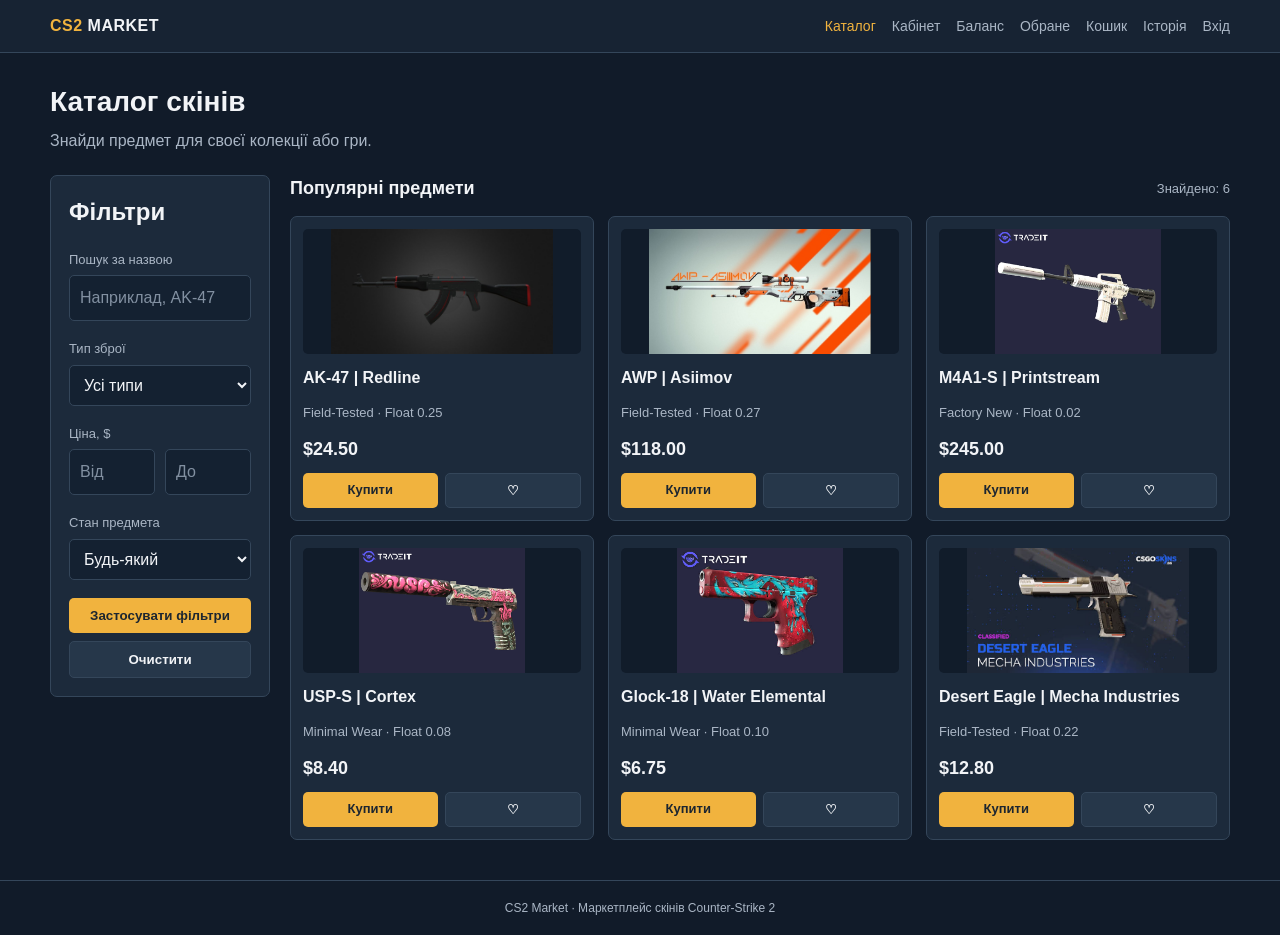
<file: index.html>
<!DOCTYPE html>
<html lang="uk">
<head>
    <meta charset="UTF-8">
    <meta name="viewport" content="width=device-width, initial-scale=1.0">
    <title>Каталог — CS2 Market</title>
    <link rel="stylesheet" href="styles.css">
    <script src="script.js" defer></script>
</head>
<body>
<header class="site-header">
    <div class="header-inner">
        <a class="logo" href="index.html" class="active"><span>CS2</span> MARKET</a>
        <button class="menu-toggle" type="button" aria-expanded="false" aria-controls="main-navigation">☰ Меню</button>
        <nav id="main-navigation" class="nav" aria-label="Головна навігація">
            <a href="index.html" class="active">Каталог</a>
            <a href="cabinet.html">Кабінет</a>
            <a href="balance.html">Баланс</a>
            <a href="wishlist.html">Обране</a>
            <a href="cart.html">Кошик</a>
            <a href="history.html">Історія</a>
            <a href="login.html">Вхід</a>
        </nav>
    </div>
</header>
<main>
<h1 class="page-title">Каталог скінів</h1>
<p class="page-description">Знайди предмет для своєї колекції або гри.</p>
<div class="layout">
    <aside class="panel">
        <h2>Фільтри</h2>
        <form id="catalog-filter">
            <div class="filter-group">
                <label for="search">Пошук за назвою</label>
                <input id="search" type="search" placeholder="Наприклад, AK-47">
            </div>
            <div class="filter-group">
                <label for="weapon">Тип зброї</label>
                <select id="weapon"><option value="all">Усі типи</option><option value="rifle">Гвинтівки</option><option value="sniper">Снайперські гвинтівки</option><option value="pistol">Пістолети</option></select>
            </div>
            <div class="filter-group">
                <label>Ціна, $</label>
                <div class="form-row"><input id="min-price" type="number" min="0" placeholder="Від" aria-label="Мінімальна ціна"><input id="max-price" type="number" min="0" placeholder="До" aria-label="Максимальна ціна"></div>
            </div>
            <div class="filter-group">
                <label for="quality">Стан предмета</label>
                <select id="quality"><option value="all">Будь-який</option><option value="Factory New">Factory New</option><option value="Minimal Wear">Minimal Wear</option><option value="Field-Tested">Field-Tested</option></select>
            </div>
            <button class="button full-width" type="submit">Застосувати фільтри</button>
            <button class="button button-secondary full-width" type="reset" style="margin-top:8px">Очистити</button>
        </form>
    </aside>
    <section>
        <div class="toolbar"><h2>Популярні предмети</h2><span class="muted" id="products-count">6 товарів</span></div>
        <div class="product-grid" id="catalog-products">
            <article class="card" data-name="AK-47 | Redline" data-weapon="rifle" data-price="24.50" data-quality="Field-Tested">
    <a class="product-image" href="product.html" aria-label="Переглянути AK-47 | Redline"><img src="assets/ak47-redline.jpeg" alt="Зображення AK-47 | Redline"></a>
    <h3 class="product-name"><a href="product.html">AK-47 | Redline</a></h3>
    <p class="muted">Field-Tested · Float 0.25</p>
    <span class="price">$24.50</span>
    <div class="card-actions">
        <a class="button button-small" href="cart.html">Купити</a>
        <a class="button button-secondary button-small" href="wishlist.html">♡</a>
    </div>
</article>
<article class="card" data-name="AWP | Asiimov" data-weapon="sniper" data-price="118.00" data-quality="Field-Tested">
    <a class="product-image" href="product.html" aria-label="Переглянути AWP | Asiimov"><img src="assets/awp-asiimov.jpg" alt="Зображення AWP | Asiimov"></a>
    <h3 class="product-name"><a href="product.html">AWP | Asiimov</a></h3>
    <p class="muted">Field-Tested · Float 0.27</p>
    <span class="price">$118.00</span>
    <div class="card-actions">
        <a class="button button-small" href="cart.html">Купити</a>
        <a class="button button-secondary button-small" href="wishlist.html">♡</a>
    </div>
</article>
<article class="card" data-name="M4A1-S | Printstream" data-weapon="rifle" data-price="245.00" data-quality="Factory New">
    <a class="product-image" href="product.html" aria-label="Переглянути M4A1-S | Printstream"><img src="assets/m4-printstream.webp" alt="Зображення M4A1-S | Printstream"></a>
    <h3 class="product-name"><a href="product.html">M4A1-S | Printstream</a></h3>
    <p class="muted">Factory New · Float 0.02</p>
    <span class="price">$245.00</span>
    <div class="card-actions">
        <a class="button button-small" href="cart.html">Купити</a>
        <a class="button button-secondary button-small" href="wishlist.html">♡</a>
    </div>
</article>
<article class="card" data-name="USP-S | Cortex" data-weapon="pistol" data-price="8.40" data-quality="Minimal Wear">
    <a class="product-image" href="product.html" aria-label="Переглянути USP-S | Cortex"><img src="assets/usp-cortex.webp" alt="Зображення USP-S | Cortex"></a>
    <h3 class="product-name"><a href="product.html">USP-S | Cortex</a></h3>
    <p class="muted">Minimal Wear · Float 0.08</p>
    <span class="price">$8.40</span>
    <div class="card-actions">
        <a class="button button-small" href="cart.html">Купити</a>
        <a class="button button-secondary button-small" href="wishlist.html">♡</a>
    </div>
</article>
<article class="card" data-name="Glock-18 | Water Elemental" data-weapon="pistol" data-price="6.75" data-quality="Minimal Wear">
    <a class="product-image" href="product.html" aria-label="Переглянути Glock-18 | Water Elemental"><img src="assets/glock-water.jpg" alt="Зображення Glock-18 | Water Elemental"></a>
    <h3 class="product-name"><a href="product.html">Glock-18 | Water Elemental</a></h3>
    <p class="muted">Minimal Wear · Float 0.10</p>
    <span class="price">$6.75</span>
    <div class="card-actions">
        <a class="button button-small" href="cart.html">Купити</a>
        <a class="button button-secondary button-small" href="wishlist.html">♡</a>
    </div>
</article>
<article class="card" data-name="Desert Eagle | Mecha Industries" data-weapon="pistol" data-price="12.80" data-quality="Field-Tested">
    <a class="product-image" href="product.html" aria-label="Переглянути Desert Eagle | Mecha Industries"><img src="assets/deagle-mecha.jpg" alt="Зображення Desert Eagle | Mecha Industries"></a>
    <h3 class="product-name"><a href="product.html">Desert Eagle | Mecha Industries</a></h3>
    <p class="muted">Field-Tested · Float 0.22</p>
    <span class="price">$12.80</span>
    <div class="card-actions">
        <a class="button button-small" href="cart.html">Купити</a>
        <a class="button button-secondary button-small" href="wishlist.html">♡</a>
    </div>
</article>
        </div>
    </section>
</div>
</main>
<footer class="site-footer">CS2 Market · Маркетплейс скінів Counter-Strike 2</footer>
</body>
</html>
</file>
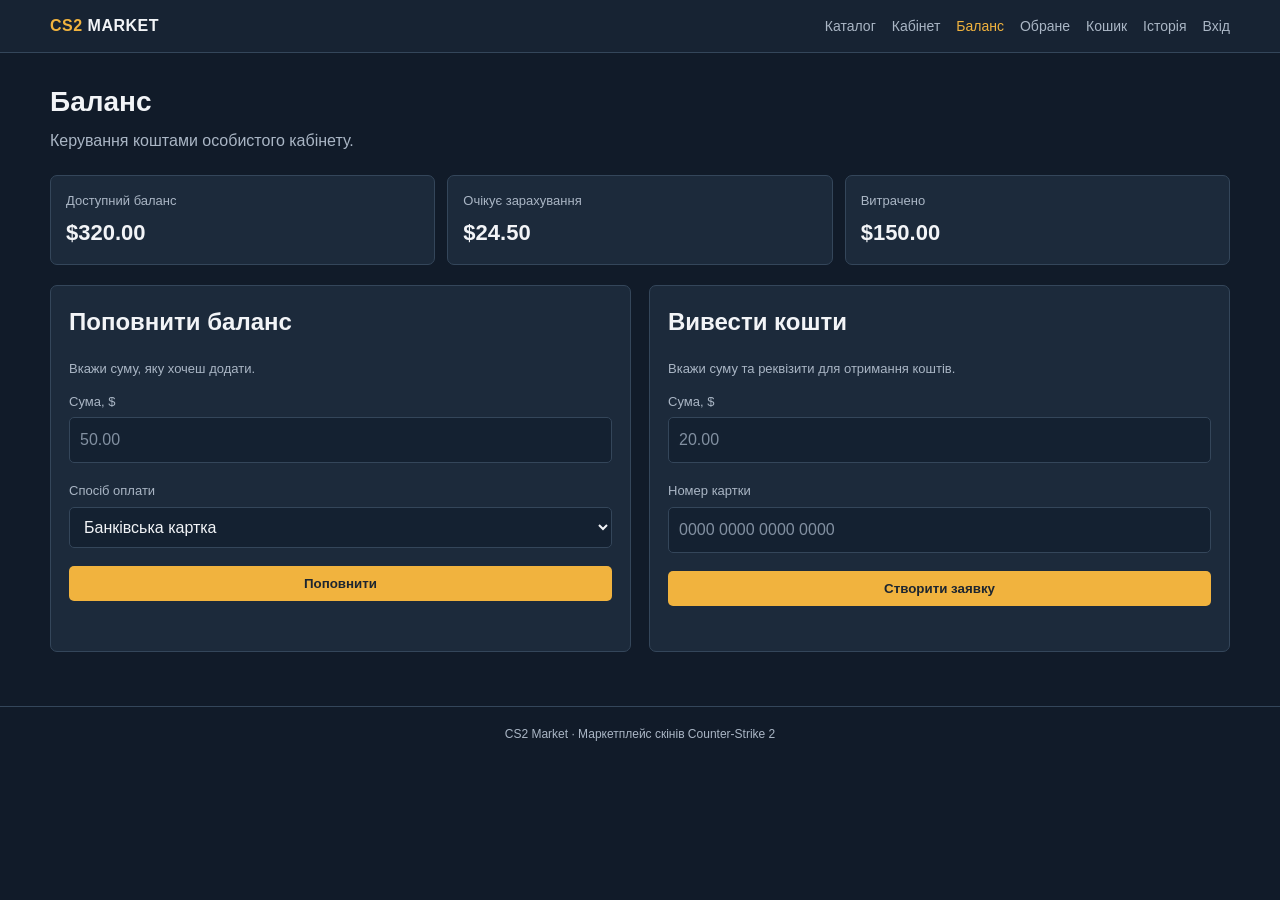
<file: balance.html>
<!DOCTYPE html>
<html lang="uk">
<head>
    <meta charset="UTF-8">
    <meta name="viewport" content="width=device-width, initial-scale=1.0">
    <title>Баланс — CS2 Market</title>
    <link rel="stylesheet" href="styles.css">
    <script src="script.js" defer></script>
</head>
<body>
<header class="site-header">
    <div class="header-inner">
        <a class="logo" href="index.html"><span>CS2</span> MARKET</a>
        <button class="menu-toggle" type="button" aria-expanded="false" aria-controls="main-navigation">☰ Меню</button>
        <nav id="main-navigation" class="nav" aria-label="Головна навігація">
            <a href="index.html">Каталог</a>
            <a href="cabinet.html">Кабінет</a>
            <a href="balance.html" class="active">Баланс</a>
            <a href="wishlist.html">Обране</a>
            <a href="cart.html">Кошик</a>
            <a href="history.html">Історія</a>
            <a href="login.html">Вхід</a>
        </nav>
    </div>
</header>
<main>
<h1 class="page-title">Баланс</h1>
<p class="page-description">Керування коштами особистого кабінету.</p>
<div class="stats">
    <div class="stat"><p>Доступний баланс</p><strong>$320.00</strong></div>
    <div class="stat"><p>Очікує зарахування</p><strong>$24.50</strong></div>
    <div class="stat"><p>Витрачено</p><strong>$150.00</strong></div>
</div>
<div class="two-columns">
    <section class="panel">
        <h2>Поповнити баланс</h2>
        <p class="muted">Вкажи суму, яку хочеш додати.</p>
        <form id="deposit-form" novalidate>
            <div class="filter-group"><label for="deposit">Сума, $</label><input id="deposit" type="number" min="1" max="1000" step="0.01" placeholder="50.00"></div>
            <div class="filter-group"><label for="method">Спосіб оплати</label><select id="method"><option>Банківська картка</option><option>Інший спосіб</option></select></div>
            <button class="button full-width" type="submit">Поповнити</button>
            <p id="deposit-message" class="form-message" aria-live="polite"></p>
        </form>
    </section>
    <section class="panel">
        <h2>Вивести кошти</h2>
        <p class="muted">Вкажи суму та реквізити для отримання коштів.</p>
        <form>
            <div class="filter-group"><label for="withdraw">Сума, $</label><input id="withdraw" type="number" placeholder="20.00"></div>
            <div class="filter-group"><label for="card-number">Номер картки</label><input id="card-number" type="text" placeholder="0000 0000 0000 0000"></div>
            <button class="button full-width" type="button">Створити заявку</button>
        </form>
    </section>
</div>
</main>
<footer class="site-footer">CS2 Market · Маркетплейс скінів Counter-Strike 2</footer>
</body>
</html>
</file>
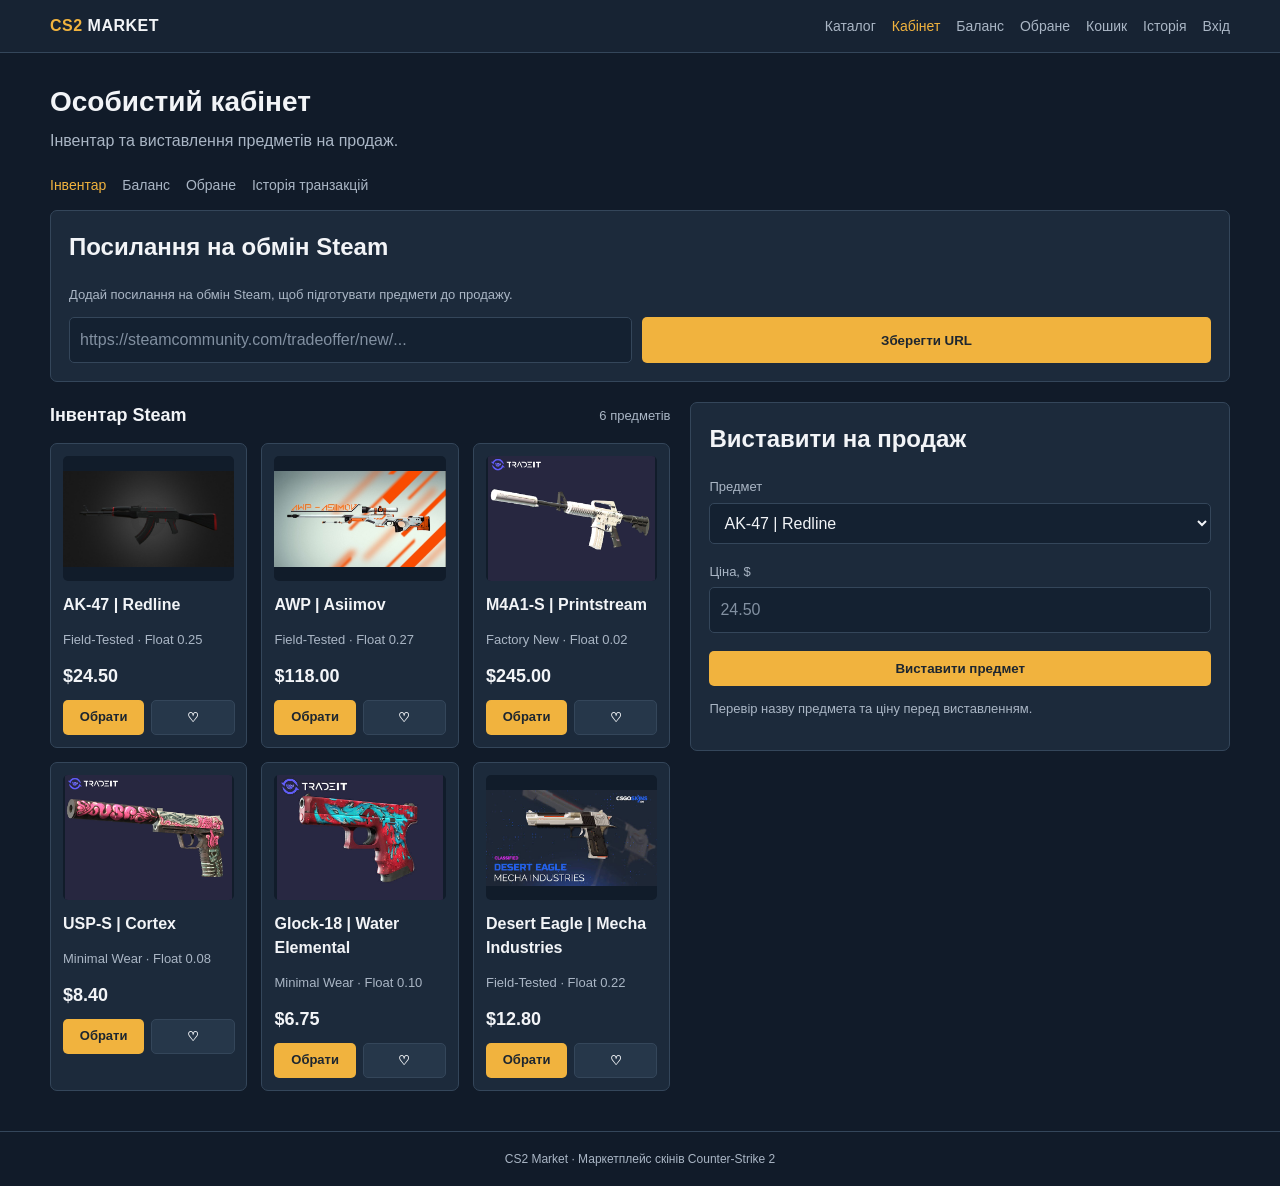
<file: cabinet.html>
<!DOCTYPE html>
<html lang="uk">
<head>
    <meta charset="UTF-8">
    <meta name="viewport" content="width=device-width, initial-scale=1.0">
    <title>Особистий кабінет — CS2 Market</title>
    <link rel="stylesheet" href="styles.css">
    <script src="script.js" defer></script>
</head>
<body>
<header class="site-header">
    <div class="header-inner">
        <a class="logo" href="index.html"><span>CS2</span> MARKET</a>
        <button class="menu-toggle" type="button" aria-expanded="false" aria-controls="main-navigation">☰ Меню</button>
        <nav id="main-navigation" class="nav" aria-label="Головна навігація">
            <a href="index.html">Каталог</a>
            <a href="cabinet.html" class="active">Кабінет</a>
            <a href="balance.html">Баланс</a>
            <a href="wishlist.html">Обране</a>
            <a href="cart.html">Кошик</a>
            <a href="history.html">Історія</a>
            <a href="login.html">Вхід</a>
        </nav>
    </div>
</header>
<main>
<h1 class="page-title">Особистий кабінет</h1>
<p class="page-description">Інвентар та виставлення предметів на продаж.</p>
<div class="toolbar">
    <nav class="nav" aria-label="Розділи особистого кабінету">
        <a class="active" href="cabinet.html">Інвентар</a><a href="balance.html">Баланс</a><a href="wishlist.html">Обране</a><a href="history.html">Історія транзакцій</a>
    </nav>
</div>
<section class="panel" style="margin-bottom:20px">
    <h2>Посилання на обмін Steam</h2>
    <p class="muted">Додай посилання на обмін Steam, щоб підготувати предмети до продажу.</p>
    <div class="form-row"><input type="url" placeholder="https://steamcommunity.com/tradeoffer/new/..." aria-label="Trade URL"><button type="button" class="button">Зберегти URL</button></div>
</section>
<div class="layout cabinet-layout">
    <section>
        <div class="toolbar"><h2>Інвентар Steam</h2><span class="muted">6 предметів</span></div>
        <div class="product-grid"><article class="card">
    <a class="product-image" href="product.html" aria-label="Переглянути AK-47 | Redline"><img src="assets/ak47-redline.jpeg" alt="Зображення AK-47 | Redline"></a>
    <h3 class="product-name"><a href="product.html">AK-47 | Redline</a></h3>
    <p class="muted">Field-Tested · Float 0.25</p>
    <span class="price">$24.50</span>
    <div class="card-actions">
        <a class="button button-small" href="product.html">Обрати</a>
        <a class="button button-secondary button-small" href="wishlist.html">♡</a>
    </div>
</article>
<article class="card">
    <a class="product-image" href="product.html" aria-label="Переглянути AWP | Asiimov"><img src="assets/awp-asiimov.jpg" alt="Зображення AWP | Asiimov"></a>
    <h3 class="product-name"><a href="product.html">AWP | Asiimov</a></h3>
    <p class="muted">Field-Tested · Float 0.27</p>
    <span class="price">$118.00</span>
    <div class="card-actions">
        <a class="button button-small" href="product.html">Обрати</a>
        <a class="button button-secondary button-small" href="wishlist.html">♡</a>
    </div>
</article>
<article class="card">
    <a class="product-image" href="product.html" aria-label="Переглянути M4A1-S | Printstream"><img src="assets/m4-printstream.webp" alt="Зображення M4A1-S | Printstream"></a>
    <h3 class="product-name"><a href="product.html">M4A1-S | Printstream</a></h3>
    <p class="muted">Factory New · Float 0.02</p>
    <span class="price">$245.00</span>
    <div class="card-actions">
        <a class="button button-small" href="product.html">Обрати</a>
        <a class="button button-secondary button-small" href="wishlist.html">♡</a>
    </div>
</article>
<article class="card">
    <a class="product-image" href="product.html" aria-label="Переглянути USP-S | Cortex"><img src="assets/usp-cortex.webp" alt="Зображення USP-S | Cortex"></a>
    <h3 class="product-name"><a href="product.html">USP-S | Cortex</a></h3>
    <p class="muted">Minimal Wear · Float 0.08</p>
    <span class="price">$8.40</span>
    <div class="card-actions">
        <a class="button button-small" href="product.html">Обрати</a>
        <a class="button button-secondary button-small" href="wishlist.html">♡</a>
    </div>
</article>
<article class="card">
    <a class="product-image" href="product.html" aria-label="Переглянути Glock-18 | Water Elemental"><img src="assets/glock-water.jpg" alt="Зображення Glock-18 | Water Elemental"></a>
    <h3 class="product-name"><a href="product.html">Glock-18 | Water Elemental</a></h3>
    <p class="muted">Minimal Wear · Float 0.10</p>
    <span class="price">$6.75</span>
    <div class="card-actions">
        <a class="button button-small" href="product.html">Обрати</a>
        <a class="button button-secondary button-small" href="wishlist.html">♡</a>
    </div>
</article>
<article class="card">
    <a class="product-image" href="product.html" aria-label="Переглянути Desert Eagle | Mecha Industries"><img src="assets/deagle-mecha.jpg" alt="Зображення Desert Eagle | Mecha Industries"></a>
    <h3 class="product-name"><a href="product.html">Desert Eagle | Mecha Industries</a></h3>
    <p class="muted">Field-Tested · Float 0.22</p>
    <span class="price">$12.80</span>
    <div class="card-actions">
        <a class="button button-small" href="product.html">Обрати</a>
        <a class="button button-secondary button-small" href="wishlist.html">♡</a>
    </div>
</article></div>
    </section>
    <aside class="panel">
        <h2>Виставити на продаж</h2>
        <div class="filter-group"><label for="item">Предмет</label><select id="item"><option>AK-47 | Redline</option><option>AWP | Asiimov</option><option>USP-S | Cortex</option></select></div>
        <div class="filter-group"><label for="sell-price">Ціна, $</label><input id="sell-price" type="number" placeholder="24.50"></div>
        <button type="button" class="button full-width">Виставити предмет</button>
        <p class="muted">Перевір назву предмета та ціну перед виставленням.</p>
    </aside>
</div>
</main>
<footer class="site-footer">CS2 Market · Маркетплейс скінів Counter-Strike 2</footer>
</body>
</html>
</file>
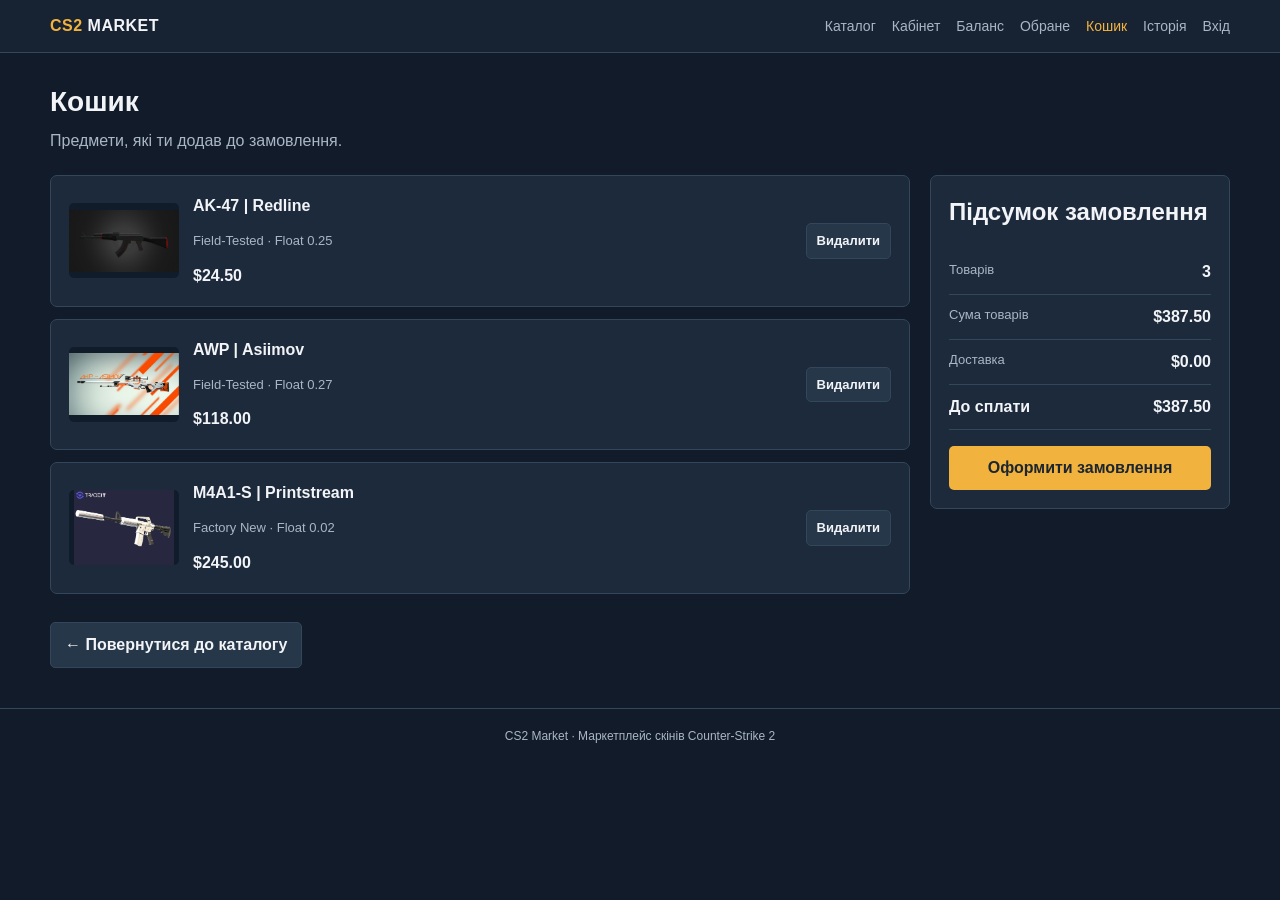
<file: cart.html>
<!DOCTYPE html>
<html lang="uk">
<head>
    <meta charset="UTF-8">
    <meta name="viewport" content="width=device-width, initial-scale=1.0">
    <title>Кошик — CS2 Market</title>
    <link rel="stylesheet" href="styles.css">
    <script src="script.js" defer></script>
</head>
<body>
<header class="site-header">
    <div class="header-inner">
        <a class="logo" href="index.html"><span>CS2</span> MARKET</a>
        <button class="menu-toggle" type="button" aria-expanded="false" aria-controls="main-navigation">☰ Меню</button>
        <nav id="main-navigation" class="nav" aria-label="Головна навігація">
            <a href="index.html">Каталог</a>
            <a href="cabinet.html">Кабінет</a>
            <a href="balance.html">Баланс</a>
            <a href="wishlist.html">Обране</a>
            <a href="cart.html" class="active">Кошик</a>
            <a href="history.html">Історія</a>
            <a href="login.html">Вхід</a>
        </nav>
    </div>
</header>
<main>
<h1 class="page-title">Кошик</h1>
<p class="page-description">Предмети, які ти додав до замовлення.</p>
<div class="layout cart-layout">
    <section>
        <article class="panel cart-item"><a class="product-image" href="product.html"><img src="assets/ak47-redline.jpeg" alt="AK-47 | Redline"></a><div class="cart-details"><h2 class="product-name">AK-47 | Redline</h2><p class="muted">Field-Tested · Float 0.25</p><strong>$24.50</strong></div><a class="button button-secondary button-small" href="index.html">Видалити</a></article>
<article class="panel cart-item"><a class="product-image" href="product.html"><img src="assets/awp-asiimov.jpg" alt="AWP | Asiimov"></a><div class="cart-details"><h2 class="product-name">AWP | Asiimov</h2><p class="muted">Field-Tested · Float 0.27</p><strong>$118.00</strong></div><a class="button button-secondary button-small" href="index.html">Видалити</a></article>
<article class="panel cart-item"><a class="product-image" href="product.html"><img src="assets/m4-printstream.webp" alt="M4A1-S | Printstream"></a><div class="cart-details"><h2 class="product-name">M4A1-S | Printstream</h2><p class="muted">Factory New · Float 0.02</p><strong>$245.00</strong></div><a class="button button-secondary button-small" href="index.html">Видалити</a></article>
    </section>
    <aside class="panel">
        <h2>Підсумок замовлення</h2>
        <div class="total-row"><span class="muted">Товарів</span><strong>3</strong></div>
        <div class="total-row"><span class="muted">Сума товарів</span><strong>$387.50</strong></div>
        <div class="total-row"><span class="muted">Доставка</span><strong>$0.00</strong></div>
        <div class="total-row"><strong>До сплати</strong><strong>$387.50</strong></div>
        <p></p><a class="button full-width" href="login.html">Оформити замовлення</a>
    </aside>
</div>
<p><a class="button button-secondary" href="index.html">← Повернутися до каталогу</a></p>
</main>
<footer class="site-footer">CS2 Market · Маркетплейс скінів Counter-Strike 2</footer>
</body>
</html>
</file>
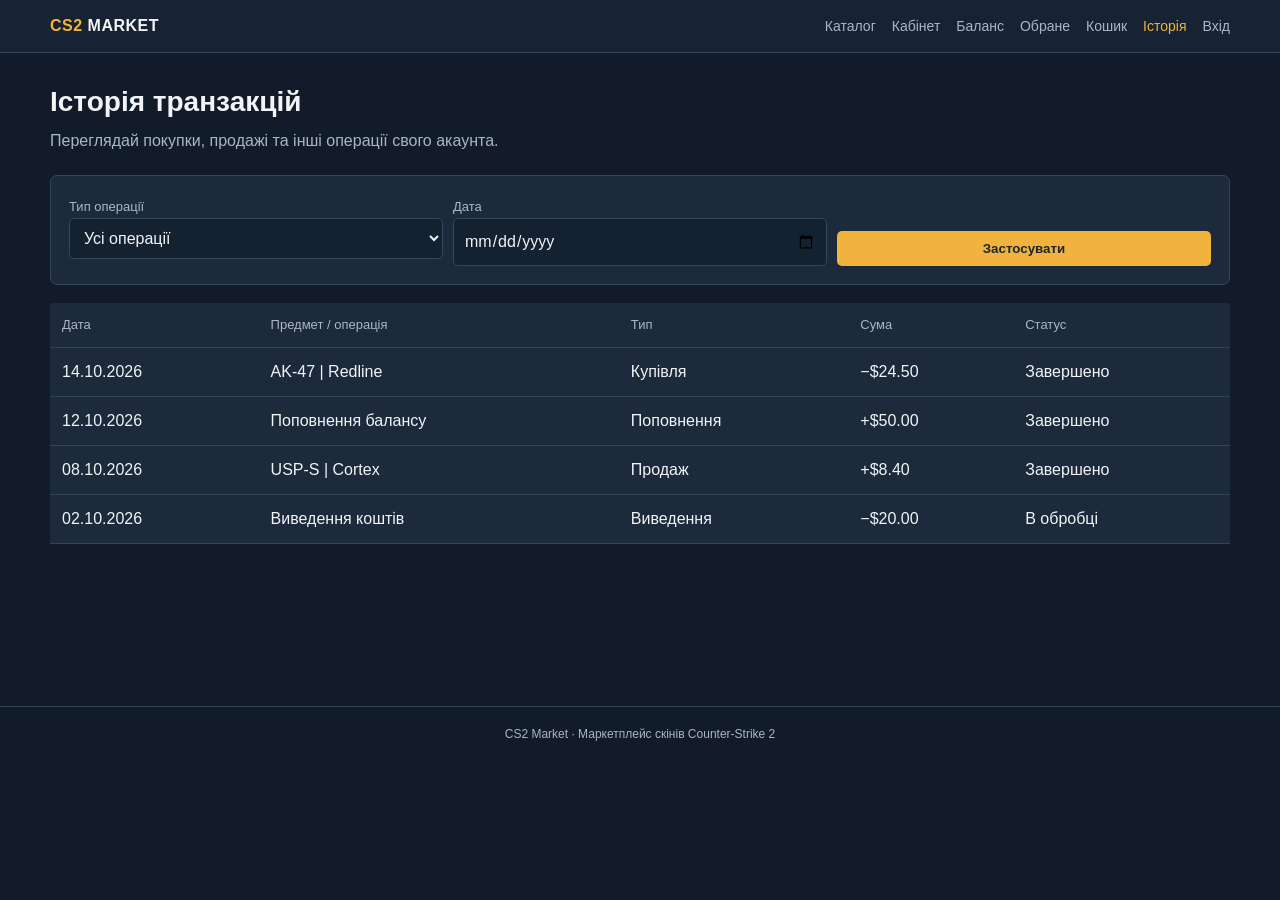
<file: history.html>
<!DOCTYPE html>
<html lang="uk">
<head>
    <meta charset="UTF-8">
    <meta name="viewport" content="width=device-width, initial-scale=1.0">
    <title>Історія транзакцій — CS2 Market</title>
    <link rel="stylesheet" href="styles.css">
    <script src="script.js" defer></script>
</head>
<body>
<header class="site-header">
    <div class="header-inner">
        <a class="logo" href="index.html"><span>CS2</span> MARKET</a>
        <button class="menu-toggle" type="button" aria-expanded="false" aria-controls="main-navigation">☰ Меню</button>
        <nav id="main-navigation" class="nav" aria-label="Головна навігація">
            <a href="index.html">Каталог</a>
            <a href="cabinet.html">Кабінет</a>
            <a href="balance.html">Баланс</a>
            <a href="wishlist.html">Обране</a>
            <a href="cart.html">Кошик</a>
            <a href="history.html" class="active">Історія</a>
            <a href="login.html">Вхід</a>
        </nav>
    </div>
</header>
<main>
<h1 class="page-title">Історія транзакцій</h1>
<p class="page-description">Переглядай покупки, продажі та інші операції свого акаунта.</p>
<section class="panel" style="margin-bottom:18px">
    <div class="form-row">
        <div><label class="muted" for="type">Тип операції</label><select id="type"><option>Усі операції</option><option>Купівля</option><option>Продаж</option><option>Поповнення</option></select></div>
        <div><label class="muted" for="date">Дата</label><input id="date" type="date"></div>
        <div style="display:flex;align-items:end"><button class="button full-width" type="button">Застосувати</button></div>
    </div>
</section>
<div class="table-wrap">
    <table>
        <thead><tr><th>Дата</th><th>Предмет / операція</th><th>Тип</th><th>Сума</th><th>Статус</th></tr></thead>
        <tbody>
            <tr><td>14.10.2026</td><td>AK-47 | Redline</td><td>Купівля</td><td>−$24.50</td><td>Завершено</td></tr>
            <tr><td>12.10.2026</td><td>Поповнення балансу</td><td>Поповнення</td><td>+$50.00</td><td>Завершено</td></tr>
            <tr><td>08.10.2026</td><td>USP-S | Cortex</td><td>Продаж</td><td>+$8.40</td><td>Завершено</td></tr>
            <tr><td>02.10.2026</td><td>Виведення коштів</td><td>Виведення</td><td>−$20.00</td><td>В обробці</td></tr>
        </tbody>
    </table>
</div>
</main>
<footer class="site-footer">CS2 Market · Маркетплейс скінів Counter-Strike 2</footer>
</body>
</html>
</file>
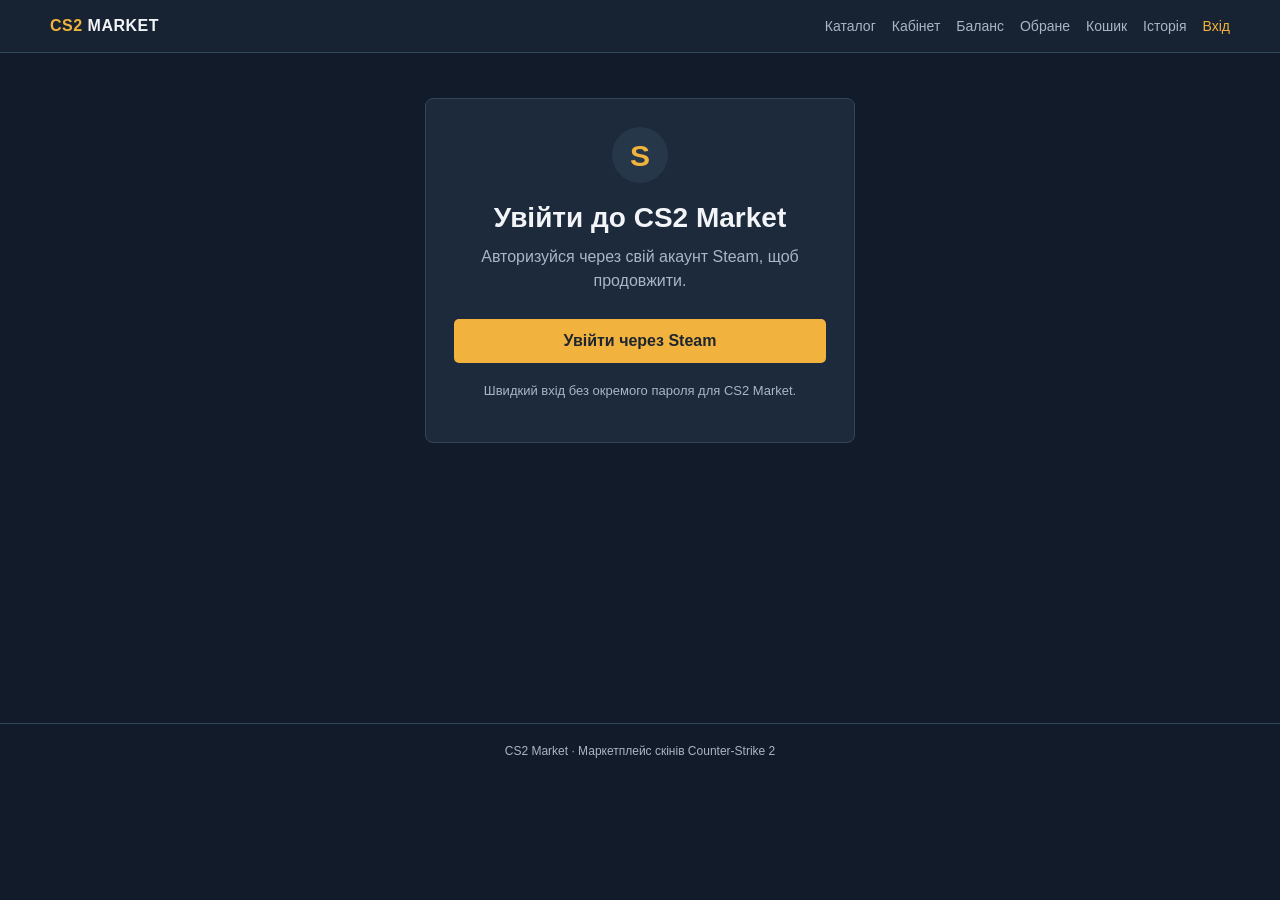
<file: login.html>
<!DOCTYPE html>
<html lang="uk">
<head>
    <meta charset="UTF-8">
    <meta name="viewport" content="width=device-width, initial-scale=1.0">
    <title>Вхід — CS2 Market</title>
    <link rel="stylesheet" href="styles.css">
    <script src="script.js" defer></script>
</head>
<body>
<header class="site-header">
    <div class="header-inner">
        <a class="logo" href="index.html"><span>CS2</span> MARKET</a>
        <button class="menu-toggle" type="button" aria-expanded="false" aria-controls="main-navigation">☰ Меню</button>
        <nav id="main-navigation" class="nav" aria-label="Головна навігація">
            <a href="index.html">Каталог</a>
            <a href="cabinet.html">Кабінет</a>
            <a href="balance.html">Баланс</a>
            <a href="wishlist.html">Обране</a>
            <a href="cart.html">Кошик</a>
            <a href="history.html">Історія</a>
            <a href="login.html" class="active">Вхід</a>
        </nav>
    </div>
</header>
<main>
<section class="login-box">
    <div class="steam-mark" aria-hidden="true">S</div>
    <h1 class="page-title">Увійти до CS2 Market</h1>
    <p class="page-description">Авторизуйся через свій акаунт Steam, щоб продовжити.</p>
    <a class="button full-width steam-button" href="cabinet.html">Увійти через Steam</a>
    <p class="muted" style="margin-top:18px">Швидкий вхід без окремого пароля для CS2 Market.</p>
</section>
</main>
<footer class="site-footer">CS2 Market · Маркетплейс скінів Counter-Strike 2</footer>
</body>
</html>
</file>
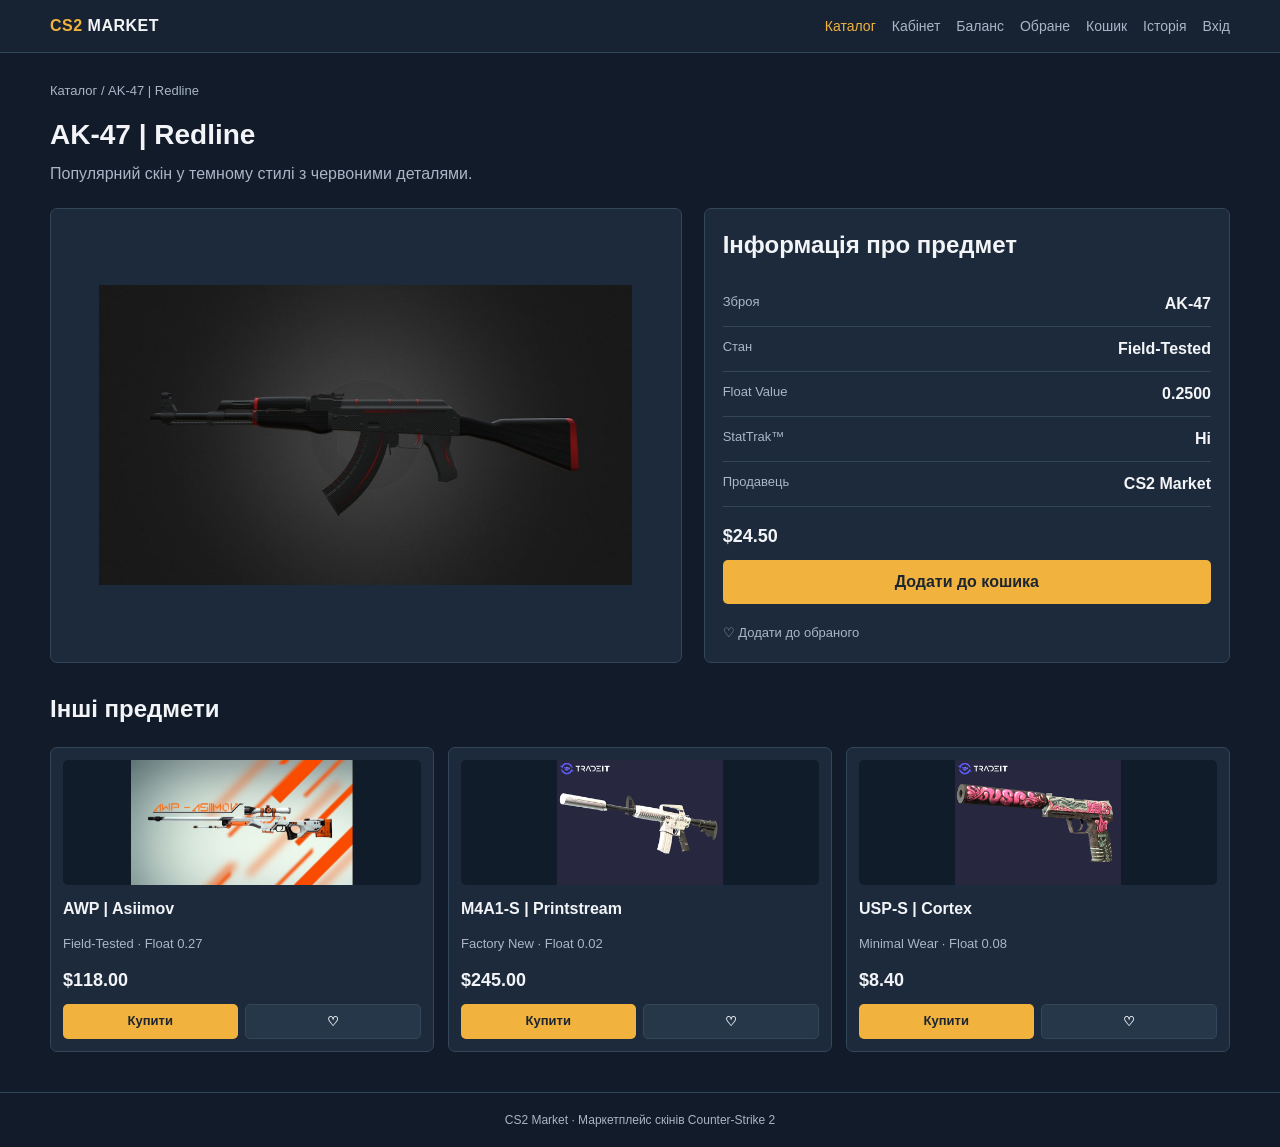
<file: product.html>
<!DOCTYPE html>
<html lang="uk">
<head>
    <meta charset="UTF-8">
    <meta name="viewport" content="width=device-width, initial-scale=1.0">
    <title>Деталі предмета — CS2 Market</title>
    <link rel="stylesheet" href="styles.css">
    <script src="script.js" defer></script>
</head>
<body>
<header class="site-header">
    <div class="header-inner">
        <a class="logo" href="index.html" class="active"><span>CS2</span> MARKET</a>
        <button class="menu-toggle" type="button" aria-expanded="false" aria-controls="main-navigation">☰ Меню</button>
        <nav id="main-navigation" class="nav" aria-label="Головна навігація">
            <a href="index.html" class="active">Каталог</a>
            <a href="cabinet.html">Кабінет</a>
            <a href="balance.html">Баланс</a>
            <a href="wishlist.html">Обране</a>
            <a href="cart.html">Кошик</a>
            <a href="history.html">Історія</a>
            <a href="login.html">Вхід</a>
        </nav>
    </div>
</header>
<main>
<p class="muted"><a href="index.html">Каталог</a> / AK-47 | Redline</p>
<h1 class="page-title">AK-47 | Redline</h1>
<p class="page-description">Популярний скін у темному стилі з червоними деталями.</p>
<div class="detail-layout">
    <div class="detail-image"><img src="assets/ak47-redline.jpeg" alt="AK-47 Redline"></div>
    <section class="panel">
        <h2>Інформація про предмет</h2>
        <ul class="detail-list">
            <li><span class="muted">Зброя</span><strong>AK-47</strong></li>
            <li><span class="muted">Стан</span><strong>Field-Tested</strong></li>
            <li><span class="muted">Float Value</span><strong>0.2500</strong></li>
            <li><span class="muted">StatTrak™</span><strong>Ні</strong></li>
            <li><span class="muted">Продавець</span><strong>CS2 Market</strong></li>
        </ul>
        <span class="price">$24.50</span>
        <a class="button full-width" href="cart.html">Додати до кошика</a>
        <p style="margin-bottom:0"><a class="muted" href="wishlist.html">♡ Додати до обраного</a></p>
    </section>
</div>
<section style="margin-top:28px">
    <h2>Інші предмети</h2>
    <div class="product-grid"><article class="card">
    <a class="product-image" href="product.html" aria-label="Переглянути AWP | Asiimov"><img src="assets/awp-asiimov.jpg" alt="Зображення AWP | Asiimov"></a>
    <h3 class="product-name"><a href="product.html">AWP | Asiimov</a></h3>
    <p class="muted">Field-Tested · Float 0.27</p>
    <span class="price">$118.00</span>
    <div class="card-actions">
        <a class="button button-small" href="cart.html">Купити</a>
        <a class="button button-secondary button-small" href="wishlist.html">♡</a>
    </div>
</article>
<article class="card">
    <a class="product-image" href="product.html" aria-label="Переглянути M4A1-S | Printstream"><img src="assets/m4-printstream.webp" alt="Зображення M4A1-S | Printstream"></a>
    <h3 class="product-name"><a href="product.html">M4A1-S | Printstream</a></h3>
    <p class="muted">Factory New · Float 0.02</p>
    <span class="price">$245.00</span>
    <div class="card-actions">
        <a class="button button-small" href="cart.html">Купити</a>
        <a class="button button-secondary button-small" href="wishlist.html">♡</a>
    </div>
</article>
<article class="card">
    <a class="product-image" href="product.html" aria-label="Переглянути USP-S | Cortex"><img src="assets/usp-cortex.webp" alt="Зображення USP-S | Cortex"></a>
    <h3 class="product-name"><a href="product.html">USP-S | Cortex</a></h3>
    <p class="muted">Minimal Wear · Float 0.08</p>
    <span class="price">$8.40</span>
    <div class="card-actions">
        <a class="button button-small" href="cart.html">Купити</a>
        <a class="button button-secondary button-small" href="wishlist.html">♡</a>
    </div>
</article></div>
</section>
</main>
<footer class="site-footer">CS2 Market · Маркетплейс скінів Counter-Strike 2</footer>
</body>
</html>
</file>
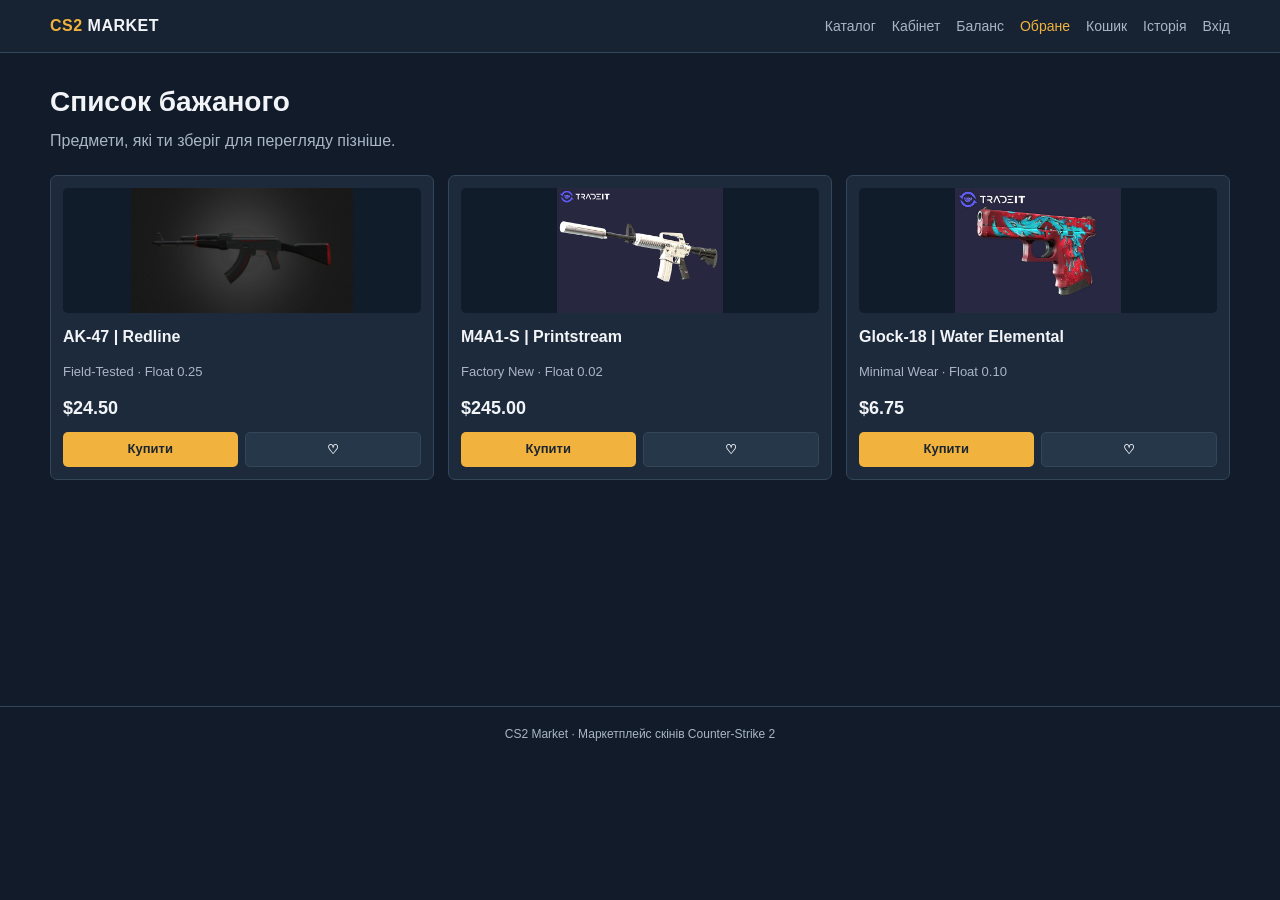
<file: wishlist.html>
<!DOCTYPE html>
<html lang="uk">
<head>
    <meta charset="UTF-8">
    <meta name="viewport" content="width=device-width, initial-scale=1.0">
    <title>Список бажаного — CS2 Market</title>
    <link rel="stylesheet" href="styles.css">
    <script src="script.js" defer></script>
</head>
<body>
<header class="site-header">
    <div class="header-inner">
        <a class="logo" href="index.html"><span>CS2</span> MARKET</a>
        <button class="menu-toggle" type="button" aria-expanded="false" aria-controls="main-navigation">☰ Меню</button>
        <nav id="main-navigation" class="nav" aria-label="Головна навігація">
            <a href="index.html">Каталог</a>
            <a href="cabinet.html">Кабінет</a>
            <a href="balance.html">Баланс</a>
            <a href="wishlist.html" class="active">Обране</a>
            <a href="cart.html">Кошик</a>
            <a href="history.html">Історія</a>
            <a href="login.html">Вхід</a>
        </nav>
    </div>
</header>
<main>
<h1 class="page-title">Список бажаного</h1>
<p class="page-description">Предмети, які ти зберіг для перегляду пізніше.</p>
<div class="product-grid"><article class="card">
    <a class="product-image" href="product.html" aria-label="Переглянути AK-47 | Redline"><img src="assets/ak47-redline.jpeg" alt="Зображення AK-47 | Redline"></a>
    <h3 class="product-name"><a href="product.html">AK-47 | Redline</a></h3>
    <p class="muted">Field-Tested · Float 0.25</p>
    <span class="price">$24.50</span>
    <div class="card-actions">
        <a class="button button-small" href="cart.html">Купити</a>
        <a class="button button-secondary button-small" href="wishlist.html">♡</a>
    </div>
</article>
<article class="card">
    <a class="product-image" href="product.html" aria-label="Переглянути M4A1-S | Printstream"><img src="assets/m4-printstream.webp" alt="Зображення M4A1-S | Printstream"></a>
    <h3 class="product-name"><a href="product.html">M4A1-S | Printstream</a></h3>
    <p class="muted">Factory New · Float 0.02</p>
    <span class="price">$245.00</span>
    <div class="card-actions">
        <a class="button button-small" href="cart.html">Купити</a>
        <a class="button button-secondary button-small" href="wishlist.html">♡</a>
    </div>
</article>
<article class="card">
    <a class="product-image" href="product.html" aria-label="Переглянути Glock-18 | Water Elemental"><img src="assets/glock-water.jpg" alt="Зображення Glock-18 | Water Elemental"></a>
    <h3 class="product-name"><a href="product.html">Glock-18 | Water Elemental</a></h3>
    <p class="muted">Minimal Wear · Float 0.10</p>
    <span class="price">$6.75</span>
    <div class="card-actions">
        <a class="button button-small" href="cart.html">Купити</a>
        <a class="button button-secondary button-small" href="wishlist.html">♡</a>
    </div>
</article></div>
</main>
<footer class="site-footer">CS2 Market · Маркетплейс скінів Counter-Strike 2</footer>
</body>
</html>
</file>
<file: styles.css>
/* Основні кольори сайту */
:root {
    --background: #111b29;
    --panel: #1c2a3b;
    --panel-light: #26374a;
    --text: #f2f4f7;
    --muted: #aab6c5;
    --accent: #f1b33e;
    --border: #34465a;
}

* {
    box-sizing: border-box;
}

body {
    margin: 0;
    background: var(--background);
    color: var(--text);
    font-family: Arial, Helvetica, sans-serif;
    line-height: 1.5;
}

a {
    color: inherit;
    text-decoration: none;
}

img {
    display: block;
    max-width: 100%;
}

.site-header {
    background: #172333;
    border-bottom: 1px solid var(--border);
}

.header-inner {
    width: min(1180px, 94%);
    margin: 0 auto;
    padding: 14px 0;
    display: flex;
    align-items: center;
    justify-content: space-between;
    gap: 18px;
}

.logo {
    font-weight: bold;
    letter-spacing: .5px;
    white-space: nowrap;
}

.logo span {
    color: var(--accent);
}

.nav {
    display: flex;
    flex-wrap: wrap;
    gap: 8px 16px;
    font-size: 14px;
}

.menu-toggle {
    display: none;
    padding: 8px 12px;
    border: 1px solid var(--border);
    border-radius: 5px;
    background: var(--panel-light);
    color: var(--text);
    font: inherit;
    cursor: pointer;
}

.nav a {
    color: var(--muted);
}

.nav a:hover,
.nav a.active {
    color: var(--accent);
}

main {
    width: min(1180px, 94%);
    margin: 28px auto 40px;
    min-height: 65vh;
}

.page-title {
    margin: 0 0 6px;
    font-size: 28px;
}

.page-description {
    margin: 0 0 22px;
    color: var(--muted);
}

.layout {
    display: grid;
    grid-template-columns: 220px 1fr;
    gap: 20px;
    align-items: start;
}

.panel,
.card,
.stat {
    background: var(--panel);
    border: 1px solid var(--border);
    border-radius: 7px;
}

.panel {
    padding: 18px;
}

.cart-layout {
    grid-template-columns: minmax(0, 1fr) 300px;
}

/* Окремий макет кабінету: інвентар більше не стискається до вузьких колонок. */
.cabinet-layout {
    grid-template-columns: minmax(0, 1.15fr) minmax(300px, 1fr);
}

.panel h2,
.panel h3 {
    margin-top: 0;
}

.filter-group {
    margin-bottom: 18px;
}

.filter-group label {
    display: block;
    margin-bottom: 6px;
    color: var(--muted);
    font-size: 13px;
}

input,
select,
textarea {
    width: 100%;
    padding: 10px;
    border: 1px solid var(--border);
    border-radius: 5px;
    background: #142131;
    color: var(--text);
    font: inherit;
}

input::placeholder,
textarea::placeholder {
    color: #8290a1;
}

.form-row {
    display: flex;
    gap: 10px;
}

.form-row > * {
    min-width: 0;
    flex: 1;
}

.button {
    display: inline-block;
    padding: 10px 14px;
    border: 0;
    border-radius: 5px;
    background: var(--accent);
    color: #1d2630;
    font-weight: bold;
    text-align: center;
    cursor: pointer;
}

.button:hover {
    filter: brightness(1.06);
}

.button-secondary {
    background: var(--panel-light);
    border: 1px solid var(--border);
    color: var(--text);
}

.button-small {
    padding: 7px 10px;
    font-size: 13px;
}

.product-grid {
    display: grid;
    grid-template-columns: repeat(3, minmax(0, 1fr));
    gap: 14px;
}

.card {
    padding: 12px;
    min-width: 0;
}

.product-image {
    height: 125px;
    display: flex;
    align-items: center;
    justify-content: center;
    overflow: hidden;
    background: #111c2a;
    border-radius: 5px;
    margin-bottom: 12px;
}

.product-image img {
    width: 100%;
    height: 100%;
    object-fit: contain;
}

.product-name {
    margin: 0 0 4px;
    font-size: 16px;
}

.muted {
    color: var(--muted);
    font-size: 13px;
}

.price {
    display: block;
    margin: 10px 0;
    font-size: 18px;
    font-weight: bold;
}

.card-actions {
    display: flex;
    flex-wrap: wrap;
    gap: 7px;
}

.card-actions .button {
    flex: 1;
}

.toolbar {
    display: flex;
    justify-content: space-between;
    align-items: center;
    gap: 12px;
    margin-bottom: 14px;
}

.toolbar h2 {
    margin: 0;
    font-size: 18px;
}

.two-columns {
    display: grid;
    grid-template-columns: 1fr 1fr;
    gap: 18px;
}

.stats {
    display: grid;
    grid-template-columns: repeat(3, minmax(0, 1fr));
    gap: 12px;
    margin-bottom: 20px;
}

.stat {
    padding: 15px;
}

.stat p {
    margin: 0 0 5px;
    color: var(--muted);
    font-size: 13px;
}

.stat strong {
    font-size: 22px;
}

.detail-layout {
    display: grid;
    grid-template-columns: 1.2fr 1fr;
    gap: 22px;
}

.detail-image {
    min-height: 280px;
    display: flex;
    align-items: center;
    justify-content: center;
    padding: 20px;
    background: var(--panel);
    border: 1px solid var(--border);
    border-radius: 7px;
}

.detail-image img {
    max-height: 300px;
    width: 100%;
    object-fit: contain;
}

.detail-list {
    padding: 0;
    list-style: none;
}

.detail-list li {
    display: flex;
    justify-content: space-between;
    gap: 15px;
    padding: 10px 0;
    border-bottom: 1px solid var(--border);
}

.table-wrap {
    width: 100%;
    overflow-x: auto;
}

table {
    width: 100%;
    border-collapse: collapse;
    background: var(--panel);
}

th,
td {
    padding: 12px;
    border-bottom: 1px solid var(--border);
    text-align: left;
    white-space: nowrap;
}

th {
    color: var(--muted);
    font-weight: normal;
    font-size: 13px;
}

.cart-item {
    display: flex;
    align-items: center;
    gap: 14px;
    margin-bottom: 12px;
}

.cart-item .product-image {
    width: 110px;
    min-width: 110px;
    height: 75px;
    margin: 0;
}

.cart-details {
    flex: 1;
}

.total-row {
    display: flex;
    justify-content: space-between;
    gap: 15px;
    padding: 10px 0;
    border-bottom: 1px solid var(--border);
}

.full-width {
    width: 100%;
}

.login-box {
    max-width: 430px;
    margin: 45px auto;
    padding: 28px;
    background: var(--panel);
    border: 1px solid var(--border);
    border-radius: 8px;
    text-align: center;
}

.login-box .filter-group {
    text-align: left;
}

.steam-mark {
    display: flex;
    width: 56px;
    height: 56px;
    margin: 0 auto 14px;
    align-items: center;
    justify-content: center;
    border-radius: 50%;
    background: #26374a;
    color: var(--accent);
    font-size: 30px;
    font-weight: bold;
}

.steam-button {
    margin-top: 4px;
}

.note {
    margin-top: 16px;
    padding: 12px;
    background: #223247;
    border-left: 3px solid var(--accent);
    color: var(--muted);
    font-size: 13px;
}

.form-message {
    min-height: 20px;
    margin: 12px 0 0;
    font-size: 13px;
}

.form-message.error {
    color: #ff8585;
}

.form-message.success {
    color: #86d49b;
}

[hidden] {
    display: none !important;
}

.site-footer {
    border-top: 1px solid var(--border);
    color: var(--muted);
    font-size: 12px;
    padding: 18px 3%;
    text-align: center;
}

@media (max-width: 900px) {
    .header-inner {
        align-items: flex-start;
        flex-direction: column;
    }

    .layout,
    .cart-layout {
        grid-template-columns: 1fr;
    }

    .product-grid {
        grid-template-columns: repeat(2, minmax(0, 1fr));
    }
}

@media (max-width: 600px) {
    .header-inner {
        flex-direction: row;
        align-items: center;
        flex-wrap: wrap;
    }

    .menu-toggle {
        display: block;
        margin-left: auto;
    }

    .site-header .nav {
        display: none;
        width: 100%;
        flex-direction: column;
        gap: 10px;
        padding-top: 8px;
    }

    .site-header .nav.nav-open {
        display: flex;
    }

    .site-header .nav a {
        padding: 5px 0;
    }

    main {
        margin-top: 20px;
    }

    .page-title {
        font-size: 23px;
    }

    .nav {
        gap: 8px 12px;
    }

    .product-grid,
    .two-columns,
    .stats,
    .detail-layout {
        grid-template-columns: 1fr;
    }

    .product-image {
        height: 155px;
    }

    .toolbar {
        align-items: flex-start;
        flex-direction: column;
    }

    .form-row {
        flex-direction: column;
    }

    .login-box {
        margin: 20px auto;
        padding: 20px;
    }
}
</file>
